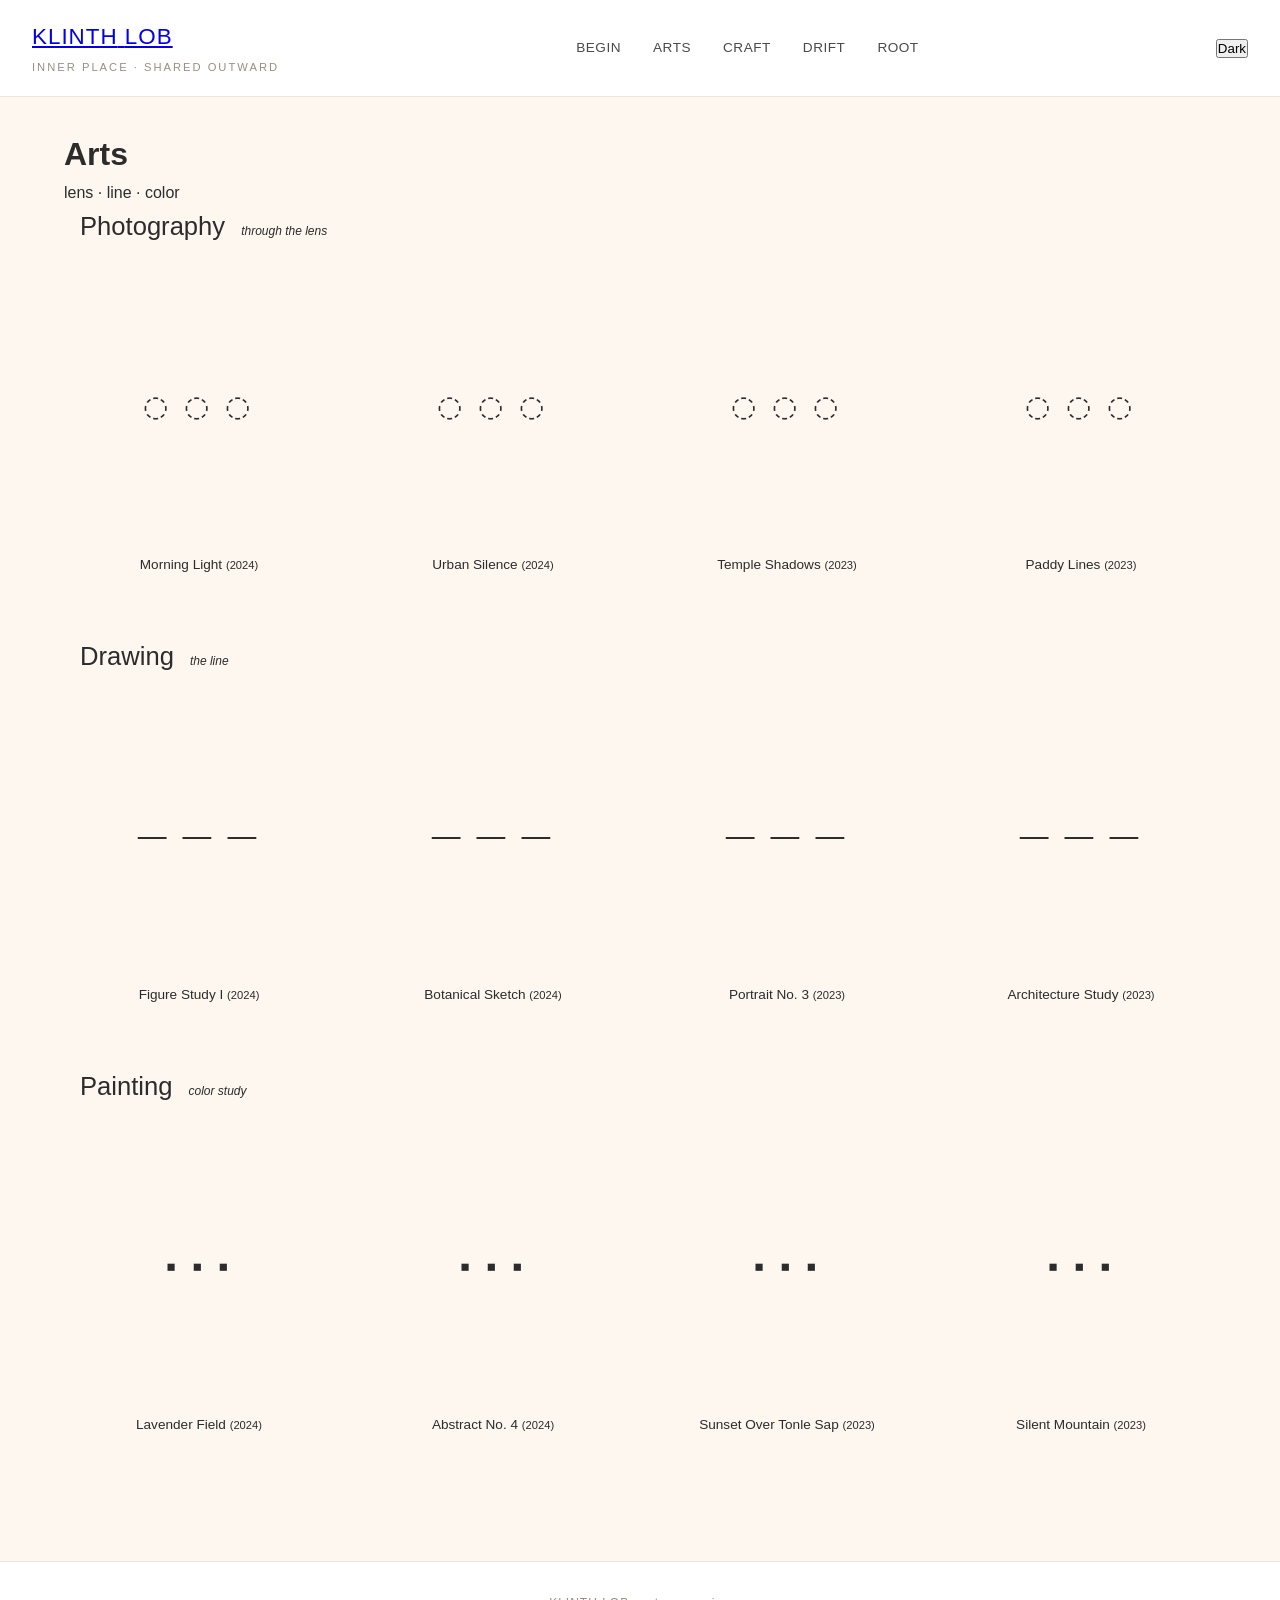
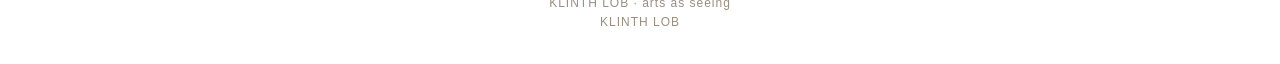
<file: arts.html>
<!DOCTYPE html>
<html lang="en">
<head>
  <meta charset="UTF-8">
  <meta name="viewport" content="width=device-width, initial-scale=1.0">
  <title>KLINTH LOB · Arts</title>
  <link rel="stylesheet" href="style.css">
  <style>
    .art-section {
      margin-bottom: 3rem;
    }
    .section-header {
      display: flex;
      align-items: baseline;
      gap: 1rem;
      margin-bottom: 1.5rem;
      border-left: 3px solid var(--accent);
      padding-left: 1rem;
    }
    .section-header h2 {
      font-size: 1.6rem;
      font-weight: 450;
      color: var(--text-primary);
      margin: 0;
    }
    .section-header .section-count {
      font-size: 0.75rem;
      color: var(--text-secondary);
      font-style: italic;
    }
    .section-gallery {
      display: grid;
      grid-template-columns: repeat(auto-fill, minmax(240px, 1fr));
      gap: 1.5rem;
    }
    .art-piece {
      background: var(--card-bg);
      border-radius: 18px;
      overflow: hidden;
      border: 1px solid var(--border-light);
      transition: all 0.2s;
      cursor: pointer;
    }
    .art-piece:hover {
      border-color: var(--accent);
      background: var(--pale-lavender);
      transform: translateY(-3px);
    }
    .art-image {
      background: var(--pale-lavender);
      aspect-ratio: 1 / 1;
      display: flex;
      align-items: center;
      justify-content: center;
      color: var(--accent);
      font-size: 1.8rem;
      font-weight: 300;
      border-bottom: 1px solid var(--border-light);
      letter-spacing: 4px;
    }
    .art-title {
      padding: 0.8rem;
      font-size: 0.85rem;
      font-weight: 500;
      text-align: center;
    }
    .art-year {
      font-size: 0.7rem;
      color: var(--text-secondary);
      font-weight: normal;
    }
  </style>
</head>
<body>
  <header>
    <div class="header-container">
      <div class="logo">
        <h1>
          <a href="begin.html">
            <span class="logo-text">KLINTH</span>
            <span class="logo-lob"> LOB</span>
          </a>
        </h1>
        <p class="tagline">inner place · shared outward</p>
      </div>
      <nav class="main-nav">
        <a href="begin.html">Begin</a>
        <a href="arts.html" class="active">Arts</a>
        <a href="craft.html">Craft</a>
        <a href="drift.html">Drift</a>
        <a href="root.html">Root</a>
      </nav>
      <button id="darkModeToggle" class="dark-mode-btn">Dark</button>
    </div>
  </header>

  <main>
    <h1 class="page-title">Arts</h1>
    <div class="section-sub">lens · line · color</div>

    <div class="art-section">
      <div class="section-header">
        <h2>Photography</h2>
        <span class="section-count">through the lens</span>
      </div>
      <div class="section-gallery">
        <div class="art-piece" data-title="Morning Light" data-year="2024">
          <div class="art-image">◌ ◌ ◌</div>
          <div class="art-title">Morning Light <span class="art-year">(2024)</span></div>
        </div>
        <div class="art-piece" data-title="Urban Silence" data-year="2024">
          <div class="art-image">◌ ◌ ◌</div>
          <div class="art-title">Urban Silence <span class="art-year">(2024)</span></div>
        </div>
        <div class="art-piece" data-title="Temple Shadows" data-year="2023">
          <div class="art-image">◌ ◌ ◌</div>
          <div class="art-title">Temple Shadows <span class="art-year">(2023)</span></div>
        </div>
        <div class="art-piece" data-title="Paddy Lines" data-year="2023">
          <div class="art-image">◌ ◌ ◌</div>
          <div class="art-title">Paddy Lines <span class="art-year">(2023)</span></div>
        </div>
      </div>
    </div>

    <div class="art-section">
      <div class="section-header">
        <h2>Drawing</h2>
        <span class="section-count">the line</span>
      </div>
      <div class="section-gallery">
        <div class="art-piece" data-title="Figure Study I" data-year="2024">
          <div class="art-image">— — —</div>
          <div class="art-title">Figure Study I <span class="art-year">(2024)</span></div>
        </div>
        <div class="art-piece" data-title="Botanical Sketch" data-year="2024">
          <div class="art-image">— — —</div>
          <div class="art-title">Botanical Sketch <span class="art-year">(2024)</span></div>
        </div>
        <div class="art-piece" data-title="Portrait No. 3" data-year="2023">
          <div class="art-image">— — —</div>
          <div class="art-title">Portrait No. 3 <span class="art-year">(2023)</span></div>
        </div>
        <div class="art-piece" data-title="Architecture Study" data-year="2023">
          <div class="art-image">— — —</div>
          <div class="art-title">Architecture Study <span class="art-year">(2023)</span></div>
        </div>
      </div>
    </div>

    <div class="art-section">
      <div class="section-header">
        <h2>Painting</h2>
        <span class="section-count">color study</span>
      </div>
      <div class="section-gallery">
        <div class="art-piece" data-title="Lavender Field" data-year="2024">
          <div class="art-image">▪ ▪ ▪</div>
          <div class="art-title">Lavender Field <span class="art-year">(2024)</span></div>
        </div>
        <div class="art-piece" data-title="Abstract No. 4" data-year="2024">
          <div class="art-image">▪ ▪ ▪</div>
          <div class="art-title">Abstract No. 4 <span class="art-year">(2024)</span></div>
        </div>
        <div class="art-piece" data-title="Sunset Over Tonle Sap" data-year="2023">
          <div class="art-image">▪ ▪ ▪</div>
          <div class="art-title">Sunset Over Tonle Sap <span class="art-year">(2023)</span></div>
        </div>
        <div class="art-piece" data-title="Silent Mountain" data-year="2023">
          <div class="art-image">▪ ▪ ▪</div>
          <div class="art-title">Silent Mountain <span class="art-year">(2023)</span></div>
        </div>
      </div>
    </div>
  </main>

  <footer>
    <div class="footer-container">
      <p class="footer-message">KLINTH LOB · arts as seeing</p>
      <p class="footer-copyright">KLINTH LOB</p>
    </div>
  </footer>

  <script src="scripts.js"></script>
  <script>
    document.querySelectorAll('.art-piece').forEach(piece => {
      piece.addEventListener('click', () => {
        const title = piece.getAttribute('data-title') || 'Untitled';
        const year = piece.getAttribute('data-year') || '';
        const fullTitle = year ? `${title} (${year})` : title;
        if (window.showLightbox) window.showLightbox('◈', fullTitle);
      });
    });
  </script>
</body>
</html>
</file>
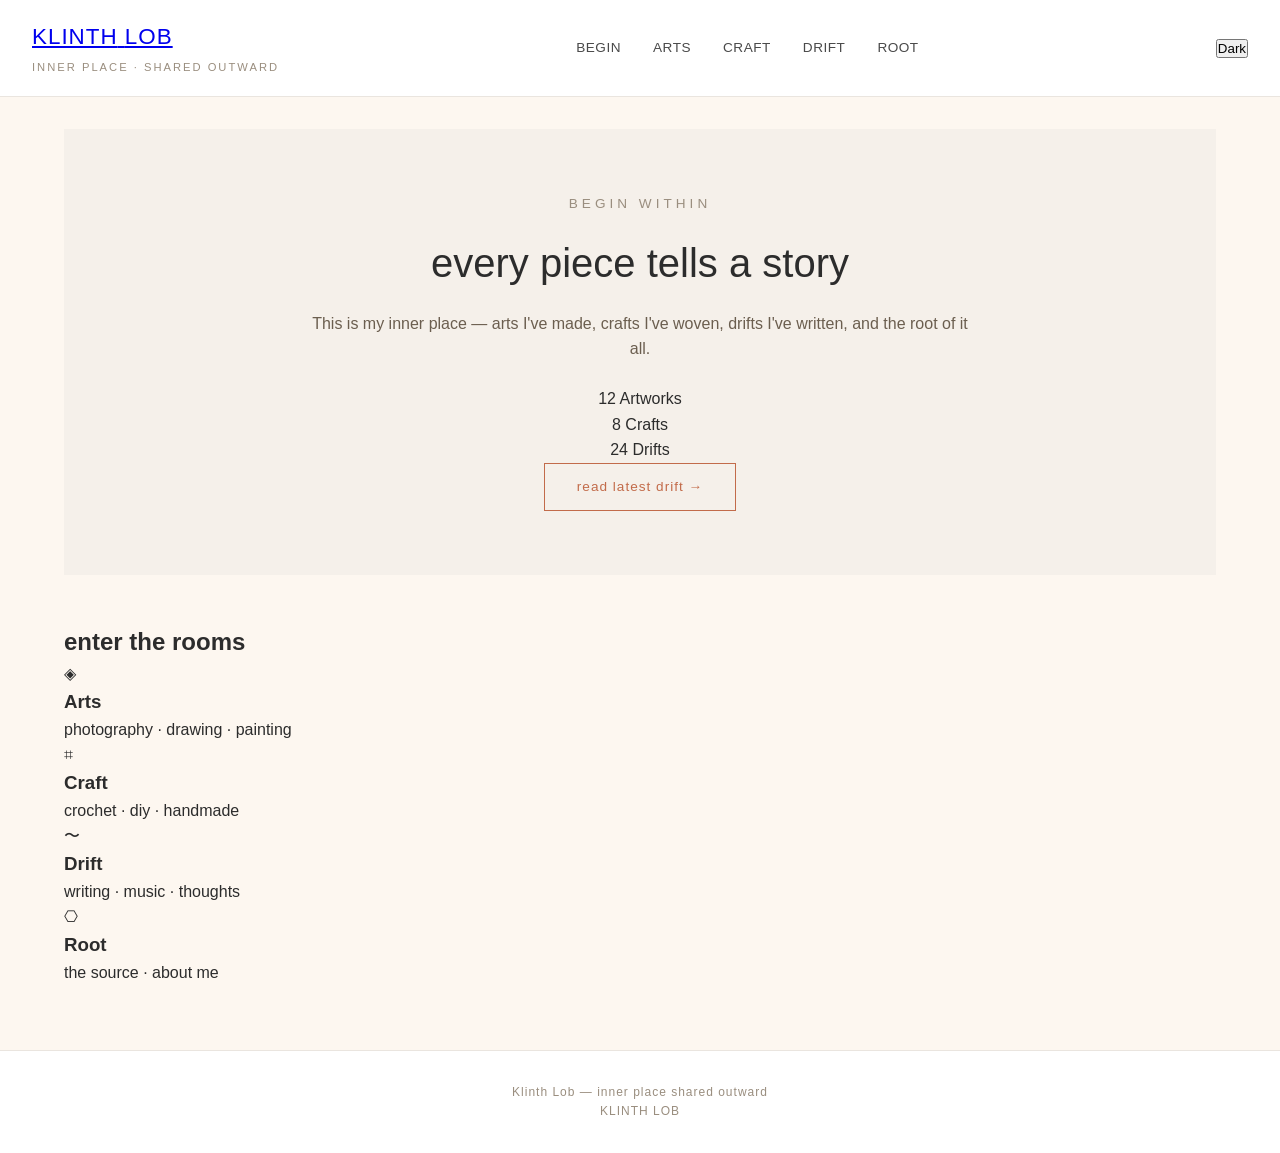
<file: begin.html>
<!DOCTYPE html>
<html lang="en">
<head>
  <meta charset="UTF-8">
  <meta name="viewport" content="width=device-width, initial-scale=1.0">
  <title>KLINTH LOB · Begin</title>
  <link rel="stylesheet" href="style.css">
  <style>
    .preview-card {
      position: relative;
      overflow: hidden;
      transition: all 0.3s ease;
      cursor: pointer;
    }

    .preview-card::after {
      content: '';
      position: absolute;
      bottom: 1.5rem;
      left: 50%;
      transform: translateX(-50%);
      width: 0;
      height: 1px;
      background: var(--accent);
      transition: width 0.4s ease;
    }

    .preview-card:hover::after {
      width: 40px;
    }

    .preview-card:hover {
      transform: translateY(-6px);
    }

    .card-hint {
      position: absolute;
      bottom: 1rem;
      left: 0;
      right: 0;
      text-align: center;
      font-size: 0.65rem;
      color: var(--text-secondary);
      opacity: 0;
      transition: opacity 0.2s ease;
      letter-spacing: 1px;
    }

    .preview-card:hover .card-hint {
      opacity: 0.6;
    }

    .fade-overlay {
      position: fixed;
      top: 0;
      left: 0;
      width: 100%;
      height: 100%;
      background: var(--bg-primary);
      z-index: 9999;
      opacity: 0;
      pointer-events: none;
      transition: opacity 0.4s ease;
    }

    .fade-overlay.active {
      opacity: 1;
      pointer-events: all;
    }

    .whisper {
      position: fixed;
      bottom: 2rem;
      left: 50%;
      transform: translateX(-50%);
      background: var(--pale-lavender);
      padding: 0.5rem 1.2rem;
      border-radius: 40px;
      font-size: 0.75rem;
      color: var(--text-secondary);
      opacity: 0;
      transition: opacity 0.3s ease;
      pointer-events: none;
      z-index: 10000;
      white-space: nowrap;
      font-style: italic;
      border: 1px solid var(--border-light);
    }

    .whisper.show {
      opacity: 0.9;
    }
  </style>
</head>
<body>
  <header>
    <div class="header-container">
      <div class="logo">
        <h1>
          <a href="begin.html">
            <span class="logo-text">KLINTH</span>
            <span class="logo-lob"> LOB</span>
          </a>
        </h1>
        <p class="tagline">inner place · shared outward</p>
      </div>
      <nav class="main-nav">
        <a href="begin.html" class="active">Begin</a>
        <a href="arts.html">Arts</a>
        <a href="craft.html">Craft</a>
        <a href="drift.html">Drift</a>
        <a href="root.html">Root</a>
      </nav>
      <button id="darkModeToggle" class="dark-mode-btn">Dark</button>
    </div>
  </header>

  <main>
    <section class="hero">
      <div class="hero-overlay"></div>
      <div class="hero-content">
        <h2>Begin within</h2>
        <h3>every piece tells a story</h3>
        <p>This is my inner place — arts I've made, crafts I've woven, drifts I've written, and the root of it all.</p>
        <div class="hero-stats">
          <div class="stat">
            <span class="stat-number" id="artsCount">12</span>
            <span class="stat-label">Artworks</span>
          </div>
          <div class="stat">
            <span class="stat-number" id="craftCount">8</span>
            <span class="stat-label">Crafts</span>
          </div>
          <div class="stat">
            <span class="stat-number" id="driftCount">24</span>
            <span class="stat-label">Drifts</span>
          </div>
        </div>
        <a href="drift.html" class="hero-btn">read latest drift →</a>
      </div>
    </section>

    <section class="preview-section">
      <div class="section-container">
        <h2 class="section-title">enter the rooms</h2>
        <div class="preview-grid">
          <div class="preview-card" data-url="arts.html" data-room="arts" data-whisper="letting the eye wander...">
            <div class="preview-icon">◈</div>
            <h3>Arts</h3>
            <p>photography · drawing · painting</p>
            <div class="card-hint">—— pull ——</div>
          </div>
          <div class="preview-card" data-url="craft.html" data-room="craft" data-whisper="hands remembering...">
            <div class="preview-icon">⌗</div>
            <h3>Craft</h3>
            <p>crochet · diy · handmade</p>
            <div class="card-hint">—— pull ——</div>
          </div>
          <div class="preview-card" data-url="drift.html" data-room="drift" data-whisper="thoughts begin to float...">
            <div class="preview-icon">〜</div>
            <h3>Drift</h3>
            <p>writing · music · thoughts</p>
            <div class="card-hint">—— pull ——</div>
          </div>
          <div class="preview-card" data-url="root.html" data-room="root" data-whisper="returning to the source...">
            <div class="preview-icon">⎔</div>
            <h3>Root</h3>
            <p>the source · about me</p>
            <div class="card-hint">—— pull ——</div>
          </div>
        </div>
      </div>
    </section>
  </main>

  <footer>
    <div class="footer-container">
      <p class="footer-message">Klinth Lob — inner place shared outward</p>
      <p class="footer-copyright">KLINTH LOB</p>
    </div>
  </footer>

  <div class="fade-overlay" id="fadeOverlay"></div>
  <div class="whisper" id="whisper"></div>

  <script src="scripts.js"></script>
  <script>
    const whispers = {
      arts: "letting the eye wander...",
      craft: "hands remembering...",
      drift: "thoughts begin to float...",
      root: "returning to the source..."
    };

    const fadeOverlay = document.getElementById('fadeOverlay');
    const whisperEl = document.getElementById('whisper');

    function navigateWithRitual(url, room) {
      if (whispers[room]) {
        whisperEl.textContent = whispers[room];
        whisperEl.classList.add('show');
        setTimeout(() => whisperEl.classList.remove('show'), 800);
      }
      fadeOverlay.classList.add('active');
      setTimeout(() => { window.location.href = url; }, 400);
    }

    document.querySelectorAll('.preview-card').forEach(card => {
      card.addEventListener('click', (e) => {
        e.preventDefault();
        const url = card.getAttribute('data-url');
        const room = card.getAttribute('data-room');
        if (url) navigateWithRitual(url, room);
      });
    });

    document.body.addEventListener('click', (e) => {
      if (!e.target.closest('.preview-card')) {
        whisperEl.classList.remove('show');
      }
    });
  </script>
</body>
</html>
</file>
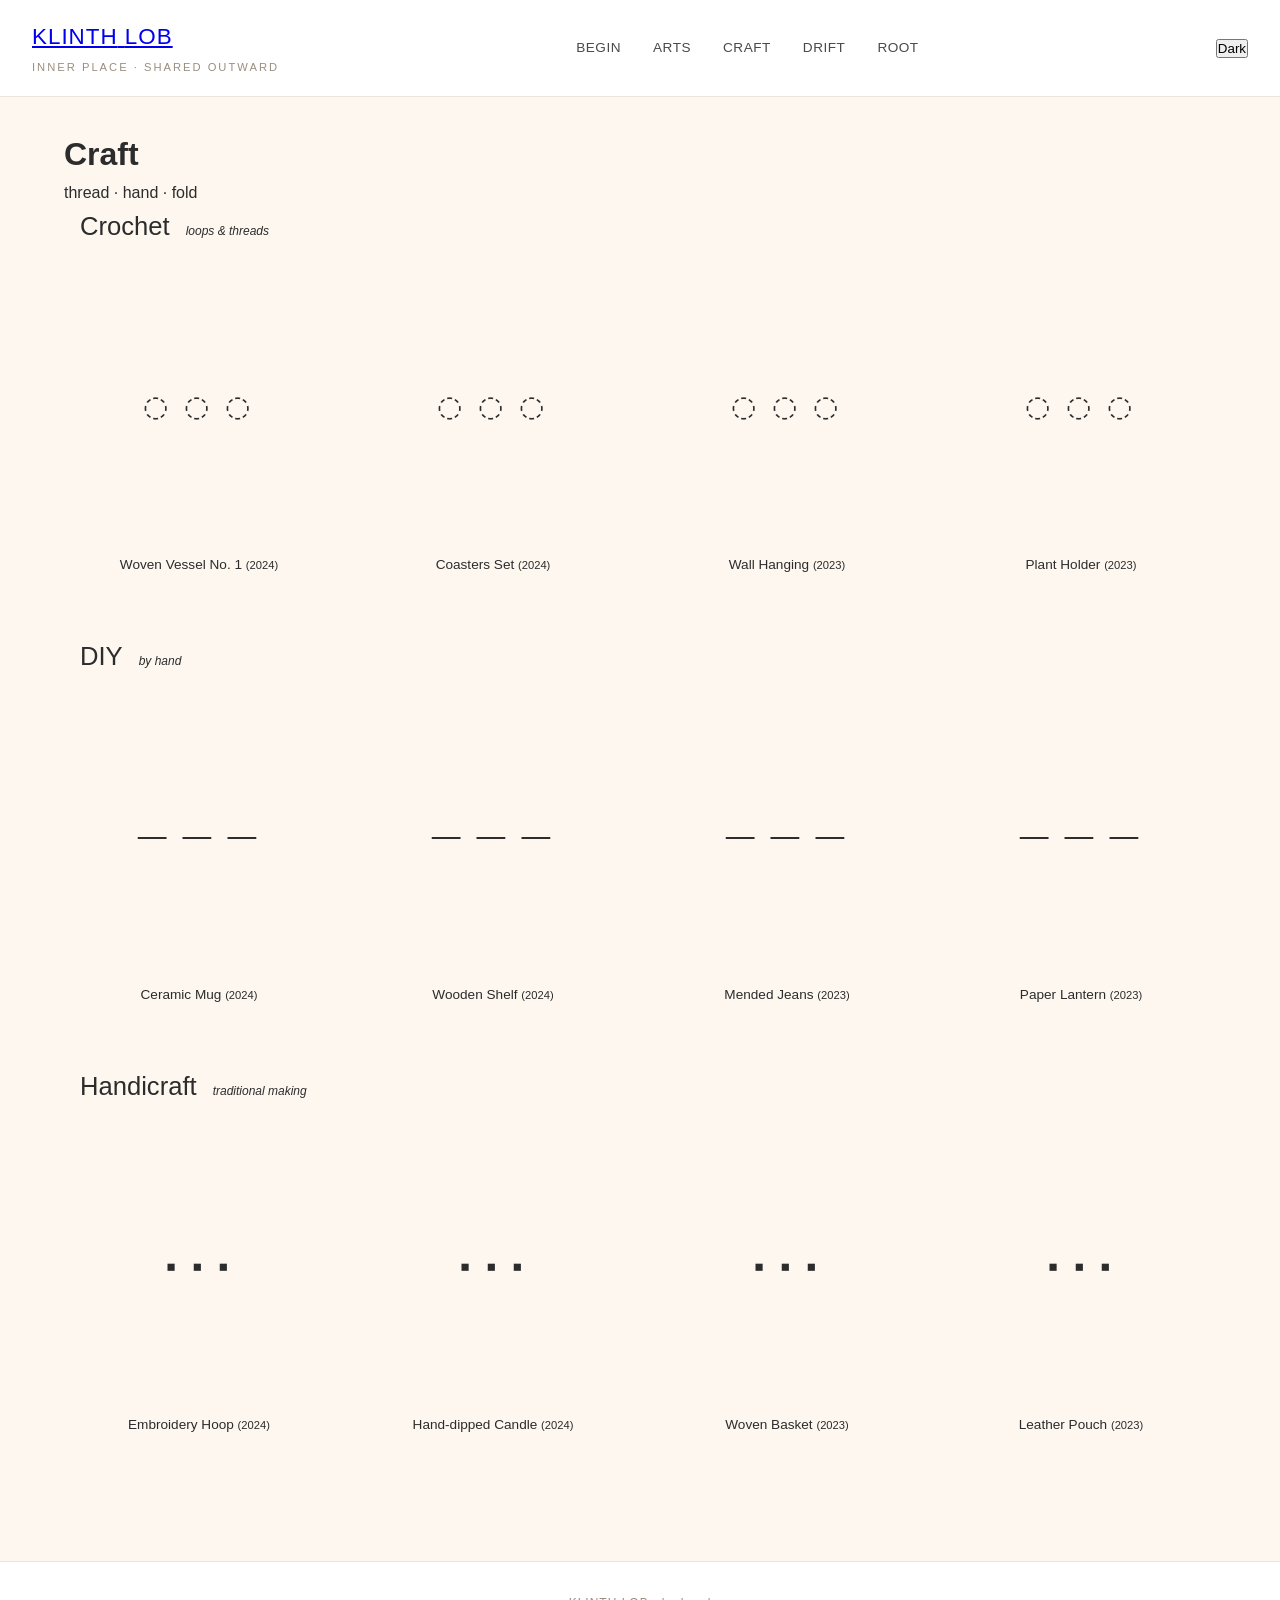
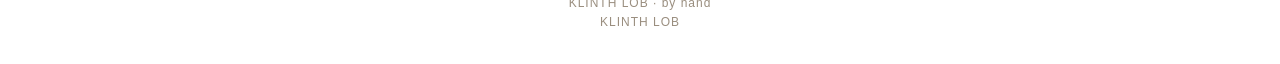
<file: craft.html>
<!DOCTYPE html>
<html lang="en">
<head>
  <meta charset="UTF-8">
  <meta name="viewport" content="width=device-width, initial-scale=1.0">
  <title>KLINTH LOB · Craft</title>
  <link rel="stylesheet" href="style.css">
  <style>
    .craft-section {
      margin-bottom: 3rem;
    }
    .section-header {
      display: flex;
      align-items: baseline;
      gap: 1rem;
      margin-bottom: 1.5rem;
      border-left: 3px solid var(--accent);
      padding-left: 1rem;
    }
    .section-header h2 {
      font-size: 1.6rem;
      font-weight: 450;
      color: var(--text-primary);
      margin: 0;
    }
    .section-header .section-count {
      font-size: 0.75rem;
      color: var(--text-secondary);
      font-style: italic;
    }
    .section-gallery {
      display: grid;
      grid-template-columns: repeat(auto-fill, minmax(240px, 1fr));
      gap: 1.5rem;
    }
    .craft-piece {
      background: var(--card-bg);
      border-radius: 18px;
      overflow: hidden;
      border: 1px solid var(--border-light);
      transition: all 0.2s;
      cursor: pointer;
    }
    .craft-piece:hover {
      border-color: var(--accent);
      background: var(--pale-lavender);
      transform: translateY(-3px);
    }
    .craft-image {
      background: var(--pale-lavender);
      aspect-ratio: 1 / 1;
      display: flex;
      align-items: center;
      justify-content: center;
      color: var(--accent);
      font-size: 1.8rem;
      font-weight: 300;
      border-bottom: 1px solid var(--border-light);
      letter-spacing: 4px;
    }
    .craft-title {
      padding: 0.8rem;
      font-size: 0.85rem;
      font-weight: 500;
      text-align: center;
    }
    .craft-year {
      font-size: 0.7rem;
      color: var(--text-secondary);
      font-weight: normal;
    }
  </style>
</head>
<body>
  <header>
    <div class="header-container">
      <div class="logo">
        <h1>
          <a href="begin.html">
            <span class="logo-text">KLINTH</span>
            <span class="logo-lob"> LOB</span>
          </a>
        </h1>
        <p class="tagline">inner place · shared outward</p>
      </div>
      <nav class="main-nav">
        <a href="begin.html">Begin</a>
        <a href="arts.html">Arts</a>
        <a href="craft.html" class="active">Craft</a>
        <a href="drift.html">Drift</a>
        <a href="root.html">Root</a>
      </nav>
      <button id="darkModeToggle" class="dark-mode-btn">Dark</button>
    </div>
  </header>

  <main>
    <h1 class="page-title">Craft</h1>
    <div class="section-sub">thread · hand · fold</div>

    <div class="craft-section">
      <div class="section-header">
        <h2>Crochet</h2>
        <span class="section-count">loops & threads</span>
      </div>
      <div class="section-gallery">
        <div class="craft-piece" data-title="Woven Vessel No. 1" data-year="2024">
          <div class="craft-image">◌ ◌ ◌</div>
          <div class="craft-title">Woven Vessel No. 1 <span class="craft-year">(2024)</span></div>
        </div>
        <div class="craft-piece" data-title="Coasters Set" data-year="2024">
          <div class="craft-image">◌ ◌ ◌</div>
          <div class="craft-title">Coasters Set <span class="craft-year">(2024)</span></div>
        </div>
        <div class="craft-piece" data-title="Wall Hanging" data-year="2023">
          <div class="craft-image">◌ ◌ ◌</div>
          <div class="craft-title">Wall Hanging <span class="craft-year">(2023)</span></div>
        </div>
        <div class="craft-piece" data-title="Plant Holder" data-year="2023">
          <div class="craft-image">◌ ◌ ◌</div>
          <div class="craft-title">Plant Holder <span class="craft-year">(2023)</span></div>
        </div>
      </div>
    </div>

    <div class="craft-section">
      <div class="section-header">
        <h2>DIY</h2>
        <span class="section-count">by hand</span>
      </div>
      <div class="section-gallery">
        <div class="craft-piece" data-title="Ceramic Mug" data-year="2024">
          <div class="craft-image">— — —</div>
          <div class="craft-title">Ceramic Mug <span class="craft-year">(2024)</span></div>
        </div>
        <div class="craft-piece" data-title="Wooden Shelf" data-year="2024">
          <div class="craft-image">— — —</div>
          <div class="craft-title">Wooden Shelf <span class="craft-year">(2024)</span></div>
        </div>
        <div class="craft-piece" data-title="Mended Jeans" data-year="2023">
          <div class="craft-image">— — —</div>
          <div class="craft-title">Mended Jeans <span class="craft-year">(2023)</span></div>
        </div>
        <div class="craft-piece" data-title="Paper Lantern" data-year="2023">
          <div class="craft-image">— — —</div>
          <div class="craft-title">Paper Lantern <span class="craft-year">(2023)</span></div>
        </div>
      </div>
    </div>

    <div class="craft-section">
      <div class="section-header">
        <h2>Handicraft</h2>
        <span class="section-count">traditional making</span>
      </div>
      <div class="section-gallery">
        <div class="craft-piece" data-title="Embroidery Hoop" data-year="2024">
          <div class="craft-image">▪ ▪ ▪</div>
          <div class="craft-title">Embroidery Hoop <span class="craft-year">(2024)</span></div>
        </div>
        <div class="craft-piece" data-title="Hand-dipped Candle" data-year="2024">
          <div class="craft-image">▪ ▪ ▪</div>
          <div class="craft-title">Hand-dipped Candle <span class="craft-year">(2024)</span></div>
        </div>
        <div class="craft-piece" data-title="Woven Basket" data-year="2023">
          <div class="craft-image">▪ ▪ ▪</div>
          <div class="craft-title">Woven Basket <span class="craft-year">(2023)</span></div>
        </div>
        <div class="craft-piece" data-title="Leather Pouch" data-year="2023">
          <div class="craft-image">▪ ▪ ▪</div>
          <div class="craft-title">Leather Pouch <span class="craft-year">(2023)</span></div>
        </div>
      </div>
    </div>
  </main>

  <footer>
    <div class="footer-container">
      <p class="footer-message">KLINTH LOB · by hand</p>
      <p class="footer-copyright">KLINTH LOB</p>
    </div>
  </footer>

  <script src="scripts.js"></script>
  <script>
    document.querySelectorAll('.craft-piece').forEach(piece => {
      piece.addEventListener('click', () => {
        const title = piece.getAttribute('data-title') || 'Untitled';
        const year = piece.getAttribute('data-year') || '';
        const fullTitle = year ? `${title} (${year})` : title;
        if (window.showLightbox) window.showLightbox('⌗', fullTitle);
      });
    });
  </script>
</body>
</html>
</file>
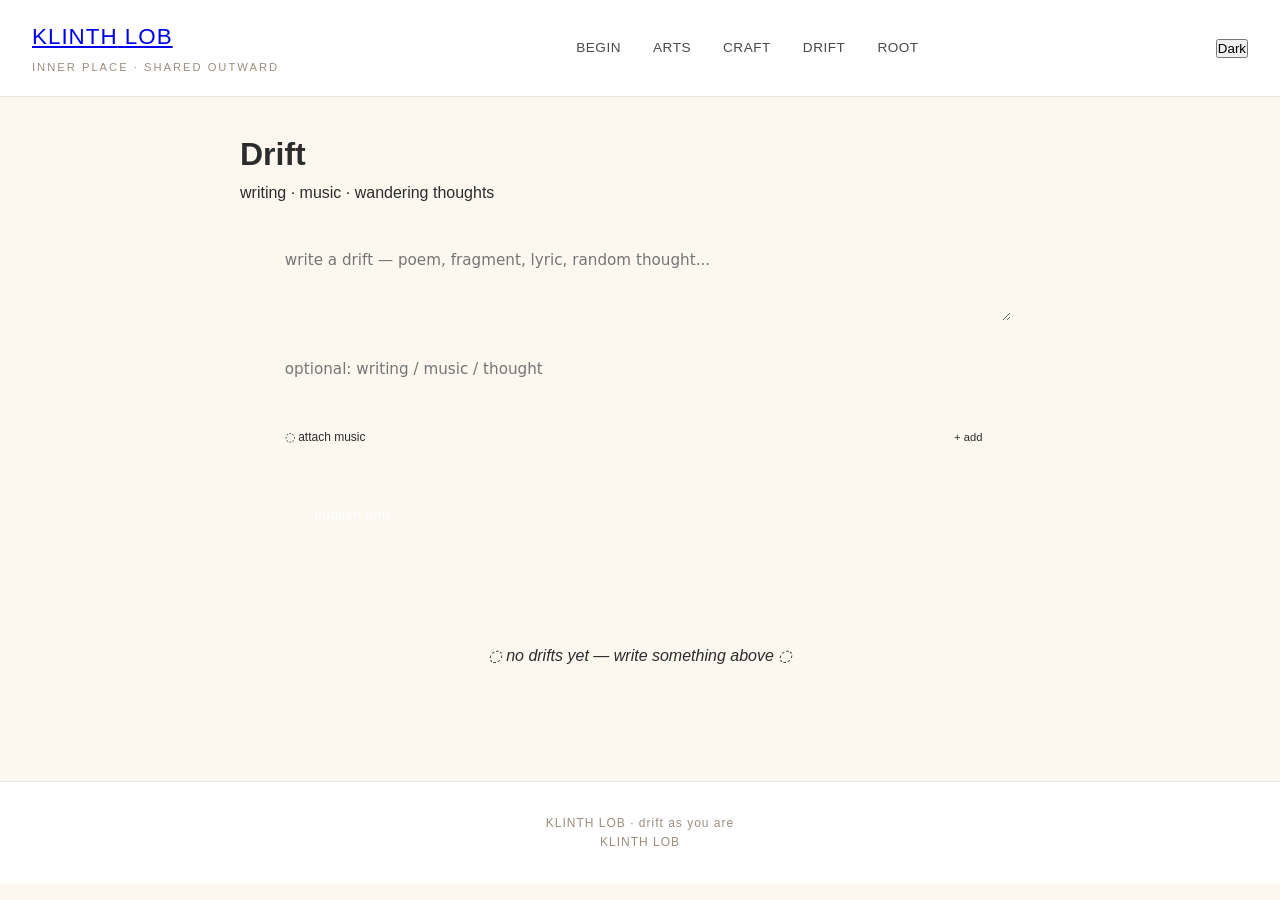
<file: drift.html>
<!DOCTYPE html>
<html lang="en">
<head>
  <meta charset="UTF-8">
  <meta name="viewport" content="width=device-width, initial-scale=1.0">
  <title>KLINTH LOB · Drift</title>
  <link rel="stylesheet" href="style.css">
  <style>
    .drift-container {
      max-width: 800px;
      margin: 0 auto;
    }

    .drift-form-container {
      background: var(--card-bg);
      border: 1px solid var(--border-light);
      border-radius: 24px;
      padding: 1.8rem;
      margin-bottom: 2rem;
    }

    .drift-form-container textarea,
    .drift-form-container input {
      width: 100%;
      font-family: 'Inter', system-ui, sans-serif;
      border: 1px solid var(--border-light);
      border-radius: 18px;
      padding: 1rem;
      margin-bottom: 1rem;
      font-size: 0.95rem;
      background: var(--bg-primary);
      transition: all 0.2s;
    }

    .drift-form-container textarea:focus,
    .drift-form-container input:focus {
      outline: none;
      border-color: var(--accent);
      box-shadow: 0 0 0 2px rgba(217, 208, 232, 0.3);
    }

    .publish-btn {
      background: var(--accent);
      color: white;
      border: none;
      padding: 0.8rem 1.8rem;
      border-radius: 40px;
      font-weight: 500;
      font-size: 0.85rem;
      cursor: pointer;
      font-family: inherit;
      transition: background 0.2s;
      letter-spacing: 0.5px;
    }

    .publish-btn:hover {
      background: var(--accent-hover);
    }

    .drift-list {
      display: flex;
      flex-direction: column;
      gap: 1.4rem;
    }

    .drift-card {
      background: var(--card-bg);
      border: 1px solid var(--border-light);
      border-radius: 20px;
      padding: 1.5rem;
      transition: all 0.15s;
    }

    .drift-card:hover {
      background: var(--pale-lavender);
      border-color: var(--accent);
    }

    .drift-content {
      font-size: 0.95rem;
      white-space: pre-wrap;
      line-height: 1.6;
      color: var(--text-primary);
    }

    .drift-meta {
      display: flex;
      justify-content: space-between;
      align-items: center;
      margin-top: 1rem;
      font-size: 0.7rem;
      color: var(--text-secondary);
      border-top: 1px dashed var(--border-light);
      padding-top: 0.8rem;
      flex-wrap: wrap;
      gap: 0.5rem;
    }

    .delete-drift {
      background: none;
      border: none;
      color: var(--text-secondary);
      cursor: pointer;
      font-size: 0.7rem;
      font-family: monospace;
      transition: color 0.2s;
    }

    .delete-drift:hover {
      color: #b05e3a;
    }

    .empty-drift {
      text-align: center;
      padding: 3rem;
      color: var(--text-secondary);
      background: var(--pale-lavender);
      border-radius: 40px;
      font-style: italic;
    }

    .type-badge {
      background: var(--pale-lavender);
      padding: 0.2rem 0.6rem;
      border-radius: 30px;
      font-size: 0.65rem;
      display: inline-block;
      color: var(--text-secondary);
    }

    .music-card {
      display: flex;
      gap: 1rem;
      margin-top: 1rem;
      background: var(--bg-primary);
      border-radius: 16px;
      padding: 0.8rem;
      border: 1px solid var(--border-light);
    }

    .music-card-image {
      width: 60px;
      height: 60px;
      border-radius: 12px;
      object-fit: cover;
      background: var(--pale-lavender);
    }

    .music-card-info {
      flex: 1;
    }

    .music-card-title {
      font-size: 0.9rem;
      font-weight: 600;
      color: var(--text-primary);
    }

    .music-card-artist {
      font-size: 0.7rem;
      color: var(--text-secondary);
      margin-top: 0.2rem;
    }

    .music-card-link {
      display: inline-block;
      margin-top: 0.4rem;
      font-size: 0.7rem;
      color: var(--accent);
      text-decoration: none;
    }

    .music-card-link:hover {
      text-decoration: underline;
    }

    .music-attach-section {
      background: var(--pale-lavender);
      border-radius: 18px;
      padding: 1rem;
      margin-bottom: 1rem;
    }

    .music-attach-header {
      display: flex;
      justify-content: space-between;
      align-items: center;
      margin-bottom: 0.8rem;
      font-size: 0.75rem;
      color: var(--text-secondary);
    }

    .add-music-btn {
      background: none;
      border: 1px solid var(--border-light);
      padding: 0.3rem 0.8rem;
      border-radius: 30px;
      font-size: 0.7rem;
      cursor: pointer;
      color: var(--text-secondary);
      font-family: inherit;
      transition: all 0.2s;
    }

    .add-music-btn:hover {
      background: var(--accent);
      color: white;
      border-color: var(--accent);
    }

    .music-fields {
      display: none;
      flex-direction: column;
      gap: 0.8rem;
      margin-top: 0.8rem;
    }

    .music-fields.active {
      display: flex;
    }

    .remove-music-btn {
      background: none;
      border: none;
      color: var(--text-secondary);
      cursor: pointer;
      font-size: 0.7rem;
      text-align: right;
    }
  </style>
</head>
<body>
  <header>
    <div class="header-container">
      <div class="logo">
        <h1>
          <a href="begin.html">
            <span class="logo-text">KLINTH</span>
            <span class="logo-lob"> LOB</span>
          </a>
        </h1>
        <p class="tagline">inner place · shared outward</p>
      </div>
      <nav class="main-nav">
        <a href="begin.html">Begin</a>
        <a href="arts.html">Arts</a>
        <a href="craft.html">Craft</a>
        <a href="drift.html" class="active">Drift</a>
        <a href="root.html">Root</a>
      </nav>
      <button id="darkModeToggle" class="dark-mode-btn">Dark</button>
    </div>
  </header>

  <main>
    <div class="drift-container">
      <h1 class="page-title">Drift</h1>
      <div class="section-sub">writing · music · wandering thoughts</div>

      <div class="drift-form-container">
        <textarea id="driftContentInput" rows="3" placeholder="write a drift — poem, fragment, lyric, random thought..."></textarea>
        <input type="text" id="driftTypeInput" placeholder="optional: writing / music / thought" autocomplete="off">
        
        <div class="music-attach-section">
          <div class="music-attach-header">
            <span>◌ attach music</span>
            <button type="button" id="showMusicFieldsBtn" class="add-music-btn">+ add</button>
          </div>
          <div id="musicFields" class="music-fields">
            <input type="text" id="musicTitle" placeholder="song title">
            <input type="text" id="musicArtist" placeholder="artist name">
            <input type="text" id="musicImageUrl" placeholder="image URL (album art)">
            <input type="text" id="musicLinkUrl" placeholder="link (Spotify / YouTube)">
            <button type="button" id="removeMusicBtn" class="remove-music-btn">remove music</button>
          </div>
        </div>

        <button class="publish-btn" id="publishDriftBtn">◌ publish drift ◌</button>
      </div>

      <div id="driftListContainer" class="drift-list"></div>
    </div>
  </main>

  <footer>
    <div class="footer-container">
      <p class="footer-message">KLINTH LOB · drift as you are</p>
      <p class="footer-copyright">KLINTH LOB</p>
    </div>
  </footer>

  <script>
    const STORAGE_KEY = 'KLINTHLOB_drifts';

    const showMusicBtn = document.getElementById('showMusicFieldsBtn');
    const musicFields = document.getElementById('musicFields');
    const removeMusicBtn = document.getElementById('removeMusicBtn');

    showMusicBtn?.addEventListener('click', () => musicFields.classList.add('active'));
    removeMusicBtn?.addEventListener('click', () => {
      musicFields.classList.remove('active');
      document.getElementById('musicTitle').value = '';
      document.getElementById('musicArtist').value = '';
      document.getElementById('musicImageUrl').value = '';
      document.getElementById('musicLinkUrl').value = '';
    });

    function getCurrentMusic() {
      const title = document.getElementById('musicTitle')?.value.trim();
      if (!title) return null;
      return {
        title: title,
        artist: document.getElementById('musicArtist')?.value.trim() || '',
        imageUrl: document.getElementById('musicImageUrl')?.value.trim() || '',
        linkUrl: document.getElementById('musicLinkUrl')?.value.trim() || ''
      };
    }

    function loadDrifts() {
      const stored = localStorage.getItem(STORAGE_KEY);
      return stored ? JSON.parse(stored) : [];
    }

    function saveDrifts(drifts) {
      localStorage.setItem(STORAGE_KEY, JSON.stringify(drifts));
    }

    function escapeHtml(str) {
      if (!str) return '';
      return str.replace(/[&<>]/g, function(m) {
        if (m === '&') return '&amp;';
        if (m === '<') return '&lt;';
        if (m === '>') return '&gt;';
        return m;
      });
    }

    function renderMusicCard(music) {
      if (!music || !music.title) return '';
      const defaultImage = 'data:image/svg+xml,%3Csvg xmlns="http://www.w3.org/2000/svg" viewBox="0 0 100 100"%3E%3Crect fill="%23D9D0E8" width="100" height="100"/%3E%3Ctext x="50" y="67" font-size="40" text-anchor="middle" fill="white"%3E◌%3C/text%3E%3C/svg%3E';
      const imageUrl = music.imageUrl || defaultImage;
      return `
        <div class="music-card">
          <img class="music-card-image" src="${escapeHtml(imageUrl)}" alt="${escapeHtml(music.title)}" onerror="this.src='${defaultImage}'">
          <div class="music-card-info">
            <div class="music-card-title">${escapeHtml(music.title)}</div>
            ${music.artist ? `<div class="music-card-artist">${escapeHtml(music.artist)}</div>` : ''}
            ${music.linkUrl ? `<a href="${escapeHtml(music.linkUrl)}" target="_blank" class="music-card-link">◌ listen →</a>` : ''}
          </div>
        </div>
      `;
    }

    function renderDriftEntries() {
      const container = document.getElementById('driftListContainer');
      if (!container) return;
      const drifts = loadDrifts();
      if (drifts.length === 0) {
        container.innerHTML = '<div class="empty-drift">◌ no drifts yet — write something above ◌</div>';
        return;
      }
      const sorted = [...drifts].sort((a, b) => b.timestamp - a.timestamp);
      container.innerHTML = sorted.map(drift => {
        const date = new Date(drift.timestamp);
        const formatted = `${date.toLocaleDateString()} · ${date.toLocaleTimeString([], {hour:'2-digit', minute:'2-digit'})}`;
        const typeBadge = drift.type ? `<span class="type-badge">${escapeHtml(drift.type)}</span>` : '';
        const musicHtml = drift.music ? renderMusicCard(drift.music) : '';
        return `
          <div class="drift-card">
            <div class="drift-content">${escapeHtml(drift.content).replace(/\n/g, '<br>')}</div>
            ${musicHtml}
            <div class="drift-meta">
              <div>${typeBadge} <span>${formatted}</span></div>
              <button class="delete-drift" data-id="${drift.id}">✖ remove</button>
            </div>
          </div>
        `;
      }).join('');
      document.querySelectorAll('.delete-drift').forEach(btn => {
        btn.addEventListener('click', () => {
          const id = btn.getAttribute('data-id');
          const newDrifts = loadDrifts().filter(d => d.id !== id);
          saveDrifts(newDrifts);
          renderDriftEntries();
        });
      });
    }

    const publishBtn = document.getElementById('publishDriftBtn');
    const contentInput = document.getElementById('driftContentInput');
    const typeInput = document.getElementById('driftTypeInput');

    publishBtn?.addEventListener('click', () => {
      const content = contentInput?.value || '';
      const type = typeInput?.value || '';
      const music = getCurrentMusic();
      if (!content.trim() && !music) {
        alert('please write something or add music.');
        return;
      }
      const drifts = loadDrifts();
      drifts.push({
        id: Date.now().toString() + '-' + Math.random().toString(36).substring(2, 8),
        content: content.trim() || '◌ shared a track ◌',
        type: type.trim() || (music ? 'music' : ''),
        music: music,
        timestamp: Date.now()
      });
      saveDrifts(drifts);
      if (contentInput) contentInput.value = '';
      if (typeInput) typeInput.value = '';
      if (musicFields) musicFields.classList.remove('active');
      document.getElementById('musicTitle').value = '';
      document.getElementById('musicArtist').value = '';
      document.getElementById('musicImageUrl').value = '';
      document.getElementById('musicLinkUrl').value = '';
      renderDriftEntries();
    });

    renderDriftEntries();
  </script>
  <script src="scripts.js"></script>
</body>
</html>
</file>
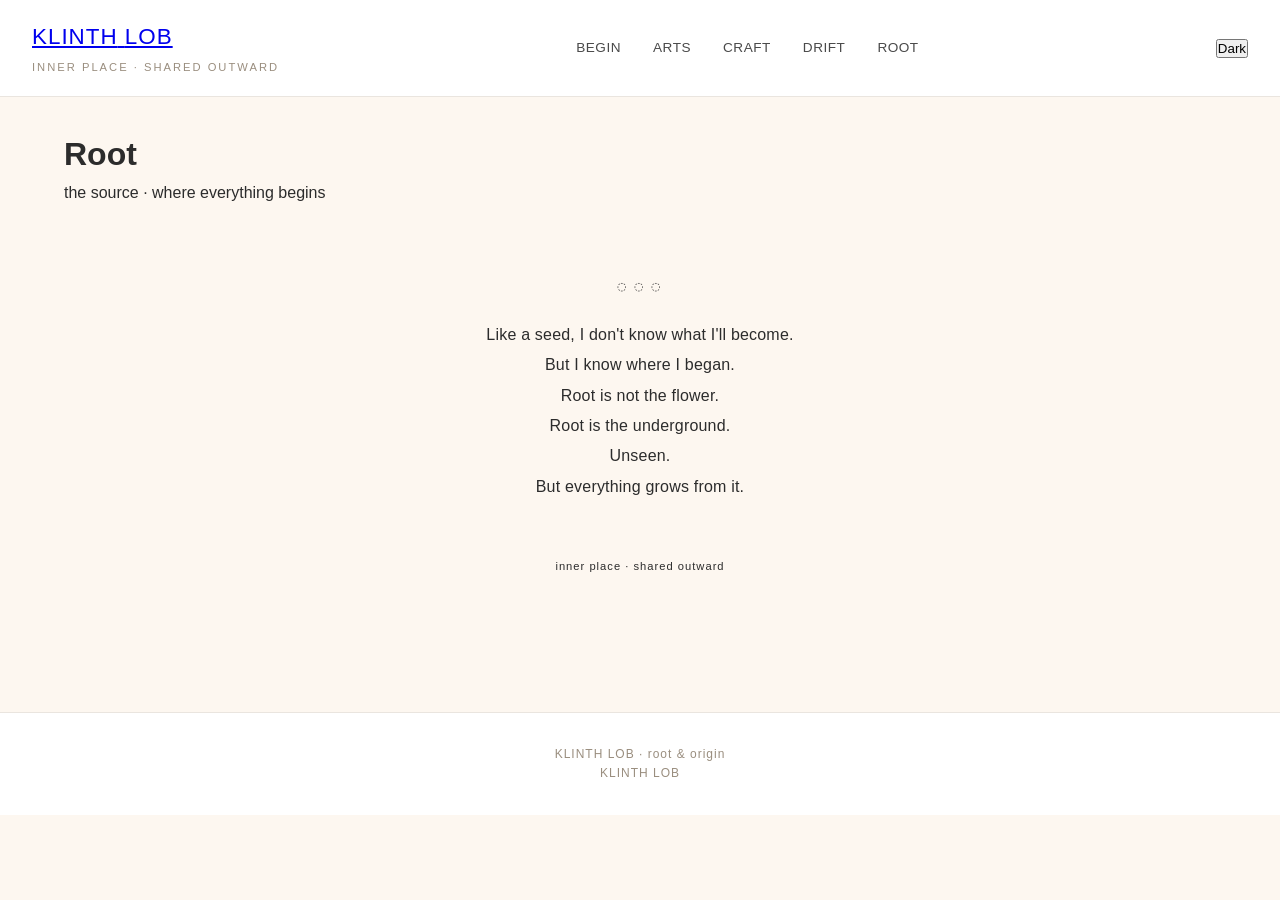
<file: root.html>
<!DOCTYPE html>
<html lang="en">
<head>
  <meta charset="UTF-8">
  <meta name="viewport" content="width=device-width, initial-scale=1.0">
  <title>KLINTH LOB · Root</title>
  <link rel="stylesheet" href="style.css">
  <style>
    .root-card {
      max-width: 680px;
      margin: 2rem auto;
      background: var(--card-bg);
      border-radius: 28px;
      padding: 2.5rem;
      border: 1px solid var(--border-light);
      text-align: center;
      transition: all 0.2s ease;
    }

    .root-card:hover {
      border-color: var(--accent);
      background: var(--pale-lavender);
    }

    .root-poem {
      font-size: 1rem;
      line-height: 1.9;
      margin: 1.5rem 0;
      color: var(--text-primary);
      letter-spacing: 0.2px;
    }

    .root-signature {
      margin-top: 2rem;
      padding-top: 1.5rem;
      border-top: 1px solid var(--border-light);
      font-size: 0.7rem;
      color: var(--text-secondary);
      letter-spacing: 1px;
    }

    .root-quote {
      font-size: 0.7rem;
      color: var(--accent);
      margin-bottom: 1rem;
      letter-spacing: 2px;
    }
  </style>
</head>
<body>
  <header>
    <div class="header-container">
      <div class="logo">
        <h1>
          <a href="begin.html">
            <span class="logo-text">KLINTH</span>
            <span class="logo-lob"> LOB</span>
          </a>
        </h1>
        <p class="tagline">inner place · shared outward</p>
      </div>
      <nav class="main-nav">
        <a href="begin.html">Begin</a>
        <a href="arts.html">Arts</a>
        <a href="craft.html">Craft</a>
        <a href="drift.html">Drift</a>
        <a href="root.html" class="active">Root</a>
      </nav>
      <button id="darkModeToggle" class="dark-mode-btn">Dark</button>
    </div>
  </header>

  <main>
    <h1 class="page-title">Root</h1>
    <div class="section-sub">the source · where everything begins</div>

    <div class="root-card">
      <div class="root-quote">◌ ◌ ◌</div>
      <div class="root-poem">
        Like a seed, I don't know what I'll become.<br>
        But I know where I began.<br>
        Root is not the flower.<br>
        Root is the underground.<br>
        Unseen.<br>
        But everything grows from it.
      </div>
      <div class="root-signature">
        inner place · shared outward
      </div>
    </div>
  </main>

  <footer>
    <div class="footer-container">
      <p class="footer-message">KLINTH LOB · root & origin</p>
      <p class="footer-copyright">KLINTH LOB</p>
    </div>
  </footer>

  <script src="scripts.js"></script>
</body>
</html>
</file>
<file: style.css>
/* ============================================ */
/* KLINTH EATS - PROFESSIONAL STYLES            */
/* ============================================ */

* {
    margin: 0;
    padding: 0;
    box-sizing: border-box;
}

body {
    font-family: -apple-system, BlinkMacSystemFont, 'Segoe UI', Roboto, Helvetica, Arial, sans-serif;
    background: #FDF7F0;
    color: #2C2C2C;
    line-height: 1.6;
}

/* ============================================ */
/* HEADER - PROFESSIONAL                        */
/* ============================================ */

header {
    background: #FFFFFF;
    border-bottom: 1px solid #EAE5DF;
    padding: 1.2rem 2rem;
    position: sticky;
    top: 0;
    z-index: 100;
}

.header-container {
    max-width: 1280px;
    margin: 0 auto;
    display: flex;
    justify-content: space-between;
    align-items: center;
    flex-wrap: wrap;
}

.logo h1 {
    font-size: 1.4rem;
    font-weight: 500;
    letter-spacing: 1px;
    color: #2C2C2C;
    margin: 0;
}

.tagline {
    font-size: 0.7rem;
    letter-spacing: 2px;
    color: #9A8E7F;
    margin-top: 0.25rem;
    font-weight: 400;
    text-transform: uppercase;
}

.main-nav {
    display: flex;
    gap: 2rem;
}

.main-nav a {
    color: #4A4A4A;
    text-decoration: none;
    font-size: 0.85rem;
    font-weight: 450;
    letter-spacing: 0.5px;
    text-transform: uppercase;
    transition: color 0.2s;
}

.main-nav a:hover {
    color: #C26B4A;
}

/* ============================================ */
/* MAIN CONTENT                                 */
/* ============================================ */

main {
    max-width: 1280px;
    width: 90%;
    margin: 0 auto;
    padding: 2rem 0;
}

/* ============================================ */
/* HERO BANNER                                  */
/* ============================================ */

/* Hero Banner - Responsive */
.hero {
    background: #F5F0EA;
    padding: 4rem 5%;
    text-align: center;
    margin-bottom: 3rem;
    width: 100%;
}

.hero-content h2 {
    font-size: clamp(0.7rem, 2vw, 0.85rem);
    letter-spacing: 4px;
    text-transform: uppercase;
    color: #9A8E7F;
    margin-bottom: 1rem;
    font-weight: 400;
}

.hero-content h3 {
    font-size: clamp(1.2rem, 5vw, 2.5rem);
    font-weight: 400;
    color: #2C2C2C;
    margin-bottom: 1rem;
}

.hero-content p {
    font-size: clamp(0.8rem, 2.5vw, 1rem);
    color: #6B5E4F;
    max-width: 700px;
    margin: 0 auto 1.5rem;
    line-height: 1.6;
    padding: 0 1rem;
}

.hero-btn {
    display: inline-block;
    background: transparent;
    border: 1px solid #C26B4A;
    padding: 0.75rem 2rem;
    color: #C26B4A;
    text-decoration: none;
    font-size: 0.85rem;
    letter-spacing: 1px;
    transition: all 0.3s;
}

.hero-btn:hover {
    background: #C26B4A;
    color: white;
}

/* ============================================ */
/* SECTION HEADERS                              */
/* ============================================ */

.culture-section {
    margin-bottom: 4rem;
}

.culture-section h2 {
    font-size: 1.5rem;
    font-weight: 450;
    margin-bottom: 1.5rem;
    padding-bottom: 0.75rem;
    border-bottom: 1px solid #EAE5DF;
    color: #2C2C2C;
    letter-spacing: -0.3px;
}

.section-intro {
    color: #9A8E7F;
    margin-bottom: 2rem;
    font-size: 0.95rem;
    max-width: 700px;
}

/* ============================================ */
/* FEATURED RECIPE                              */
/* ============================================ */

.featured-section {
    margin-bottom: 4rem;
}

.featured-section h2 {
    font-size: 1.5rem;
    font-weight: 450;
    margin-bottom: 1.5rem;
    padding-bottom: 0.75rem;
    border-bottom: 1px solid #EAE5DF;
    color: #2C2C2C;
}

#featured-recipe {
    background: #FFFFFF;
    border-radius: 0;
    overflow: hidden;
    display: grid;
    grid-template-columns: 1fr 1fr;
    border: 1px solid #EAE5DF;
}

.featured-recipe-image {
    width: 100%;
    height: 100%;
    object-fit: cover;
    background: #EDE8E0;
}

.featured-recipe-info {
    padding: 2.5rem;
}

.featured-recipe-tag {
    display: inline-block;
    background: #F5F0EA;
    color: #9A8E7F;
    font-size: 0.7rem;
    letter-spacing: 1px;
    padding: 0.3rem 0.8rem;
    margin-bottom: 1rem;
    text-transform: uppercase;
}

.featured-recipe-info h3 {
    font-size: 1.8rem;
    font-weight: 450;
    margin-bottom: 1rem;
    color: #2C2C2C;
}

.featured-recipe-info p {
    color: #6B5E4F;
    margin-bottom: 1rem;
    line-height: 1.7;
}

.featured-recipe-btn {
    display: inline-block;
    background: transparent;
    border: 1px solid #C26B4A;
    padding: 0.7rem 1.8rem;
    color: #C26B4A;
    text-decoration: none;
    font-size: 0.8rem;
    letter-spacing: 1px;
    margin-top: 0.5rem;
    transition: all 0.3s;
}

.featured-recipe-btn:hover {
    background: #C26B4A;
    color: white;
}

/* ============================================ */
/* MY STORY SECTION                             */
/* ============================================ */

.story-section {
    display: grid;
    grid-template-columns: 1fr 1fr;
    gap: 3rem;
    background: #FFFFFF;
    border: 1px solid #EAE5DF;
    padding: 2.5rem;
    margin-bottom: 4rem;
}

.story-content h2 {
    font-size: 1.5rem;
    font-weight: 450;
    margin-bottom: 1.5rem;
    color: #2C2C2C;
}

.story-content p {
    color: #6B5E4F;
    margin-bottom: 1rem;
    line-height: 1.7;
}

.story-link {
    display: inline-block;
    color: #C26B4A;
    text-decoration: none;
    margin-top: 0.5rem;
    font-size: 0.85rem;
    letter-spacing: 0.5px;
}

.story-link:hover {
    text-decoration: underline;
}

.story-image {
    background: #EDE8E0;
    display: flex;
    align-items: center;
    justify-content: center;
}

.story-image img {
    width: 100%;
    height: 100%;
    object-fit: cover;
}

/* ============================================ */
/* RECIPE CARDS                                 */
/* ============================================ */

.recipe-grid {
    display: grid;
    grid-template-columns: repeat(auto-fill, minmax(280px, 1fr));
    gap: 2rem;
}
.recipe-card {
    background: #FFFFFF;
    border: 1px solid #EAE5DF;
    transition: all 0.3s ease;
    width: 100%;
    height: 100%;
    display: flex;
    flex-direction: column;
}

.recipe-card img {
    width: 100%;
    height: 200px;
    object-fit: cover;
    background: #EDE8E0;
}

.recipe-card h3 {
    padding: 1.2rem 1.2rem 0.3rem;
    color: #2C2C2C;
    font-size: clamp(1rem, 3vw, 1.1rem);
    font-weight: 500;
}

.recipe-card p {
    padding: 0 1.2rem 0.8rem;
    color: #9A8E7F;
    font-size: clamp(0.75rem, 2.5vw, 0.85rem);
    line-height: 1.5;
}

.recipe-card .culture-label {
    padding: 0 1.2rem 1.2rem;
    color: #C26B4A;
    font-size: 0.75rem;
    letter-spacing: 0.5px;
    font-weight: 500;
    text-transform: uppercase;
}

/* ============================================ */
/* VIEW ALL LINK                                */
/* ============================================ */

.view-all {
    text-align: center;
    margin-top: 2rem;
}

.view-all a {
    color: #9A8E7F;
    text-decoration: none;
    font-size: 0.85rem;
    letter-spacing: 1px;
    text-transform: uppercase;
    transition: color 0.3s;
}

.view-all a:hover {
    color: #C26B4A;
}

/* ============================================ */
/* ABOUT PAGE                                   */
/* ============================================ */

.about-section {
    max-width: 800px;
    margin: 0 auto;
    background: #FFFFFF;
    border: 1px solid #EAE5DF;
    padding: 3rem;
}

.about-section h2 {
    font-size: 1.5rem;
    font-weight: 450;
    margin-bottom: 1.5rem;
    padding-bottom: 0.75rem;
    border-bottom: 1px solid #EAE5DF;
    color: #2C2C2C;
}

.about-content p {
    margin-bottom: 1.2rem;
    color: #6B5E4F;
    line-height: 1.7;
}

.about-content ul {
    margin: 1rem 0 1.5rem 2rem;
    color: #6B5E4F;
}

.about-content li {
    margin: 0.5rem 0;
}

/* ============================================ */
/* FOOTER                                       */
/* ============================================ */

footer {
    text-align: center;
    padding: 2rem;
    background: #FFFFFF;
    color: #9A8E7F;
    font-size: 0.75rem;
    letter-spacing: 1px;
    border-top: 1px solid #EAE5DF;
    margin-top: 2rem;
}

/* ============================================ */
/* RESPONSIVE                                   */
/* ============================================ */

@media (max-width: 768px) {
    .header-container {
        flex-direction: column;
        gap: 1rem;
        text-align: center;
    }
    
    .main-nav {
        gap: 1.2rem;
        flex-wrap: wrap;
        justify-content: center;
    }
    
    .hero {
        padding: 2rem 1.5rem;
    }
    
    .hero-content h3 {
        font-size: 1.8rem;
    }
    
    #featured-recipe {
        grid-template-columns: 1fr;
    }
    
    .story-section {
        grid-template-columns: 1fr;
        padding: 1.5rem;
    }
    
    .featured-recipe-info {
        padding: 1.5rem;
    }
    
    main {
        padding: 1.5rem;
    }
    
    .about-section {
        padding: 1.5rem;
    }
}/* ============================================ */
/* RECIPE MODAL POPUP STYLES                    */
/* ============================================ */

.modal {
    display: none;
    position: fixed;
    top: 0;
    left: 0;
    width: 100%;
    height: 100%;
    background-color: rgba(0, 0, 0, 0.8);
    z-index: 1000;
    justify-content: center;
    align-items: center;
}

.modal-content {
    background-color: #FFFFFF;
    margin: 2rem auto;
    padding: 2rem;
    width: 90%;
    max-width: 800px;
    max-height: 85vh;
    overflow-y: auto;
    border-radius: 0;
    position: relative;
    border: 1px solid #EAE5DF;
}

.close-modal {
    position: absolute;
    top: 1rem;
    right: 1.5rem;
    font-size: 2rem;
    font-weight: 300;
    cursor: pointer;
    color: #9A8E7F;
    transition: color 0.2s;
}

.close-modal:hover {
    color: #C26B4A;
}

/* Recipe details inside modal */
#modal-recipe-details h2 {
    font-size: 1.8rem;
    margin-bottom: 0.5rem;
    color: #2C2C2C;
    font-weight: 450;
}

#modal-recipe-details h3 {
    font-size: 1.2rem;
    margin: 1.5rem 0 0.75rem 0;
    color: #2C2C2C;
    font-weight: 500;
    letter-spacing: 0.5px;
}

#modal-recipe-details ul, 
#modal-recipe-details ol {
    margin: 0.5rem 0 1rem 0;
    padding-left: 1.5rem;
}

#modal-recipe-details li {
    margin: 0.5rem 0;
    line-height: 1.6;
    color: #4A4A4A;
}

#modal-recipe-details img {
    width: 100%;
    border-radius: 8px;
    margin: 1rem 0;
}

/* Responsive modal */
@media (max-width: 768px) {
    .modal-content {
        padding: 1.5rem;
        margin: 1rem auto;
        width: 95%;
    }
    
    #modal-recipe-details h2 {
        font-size: 1.4rem;
    }
}
/* ============================================ */
/* SEARCH - MINIMAL                              */
/* ============================================ */

.search-wrapper {
    max-width: 400px;
    margin: 0 auto 2rem auto;
}

.search-box {
    position: relative;
}

#search-input {
    width: 100%;
    padding: 0.8rem 1rem;
    border: 1px solid #EAE5DF;
    background: #FFFFFF;
    font-family: inherit;
    font-size: 0.9rem;
    transition: border-color 0.2s;
}

#search-input:focus {
    outline: none;
    border-color: #C26B4A;
}

.search-icon {
    position: absolute;
    right: 1rem;
    top: 50%;
    transform: translateY(-50%);
    color: #D4CEC4;
    font-size: 1rem;
}

/* ============================================ */
/* FILTERS - MINIMAL CHIPS                      */
/* ============================================ */

.filters {
    display: flex;
    flex-wrap: wrap;
    justify-content: center;
    gap: 0.5rem;
    margin-bottom: 2rem;
}

.filter-chip {
    background: transparent;
    border: 1px solid #EAE5DF;
    padding: 0.4rem 1rem;
    font-size: 0.8rem;
    font-family: inherit;
    cursor: pointer;
    transition: all 0.2s;
    color: #4A4A4A;
}

.filter-chip:hover {
    border-color: #C26B4A;
    color: #C26B4A;
}

.filter-chip.active {
    background: #C26B4A;
    border-color: #C26B4A;
    color: white;
}
/* ============================================ */
/* MODAL - MINIMAL PROFESSIONAL                 */
/* ============================================ */

.modal {
    display: none;
    position: fixed;
    top: 0;
    left: 0;
    width: 100%;
    height: 100%;
    background: rgba(0, 0, 0, 0.6);
    z-index: 1000;
    justify-content: center;
    align-items: center;
}

.modal-container {
    background: #FFFFFF;
    max-width: 700px;
    width: 90%;
    max-height: 85vh;
    overflow-y: auto;
    padding: 2rem;
    position: relative;
}

.modal-close {
    position: absolute;
    top: 1rem;
    right: 1rem;
    background: none;
    border: none;
    font-size: 1.2rem;
    cursor: pointer;
    color: #9A8E7F;
    font-family: inherit;
    transition: color 0.2s;
}

.modal-close:hover {
    color: #C26B4A;
}

.modal-print {
    position: absolute;
    top: 1rem;
    right: 3rem;
    background: none;
    border: 1px solid #EAE5DF;
    padding: 0.3rem 0.8rem;
    font-size: 0.7rem;
    cursor: pointer;
    font-family: inherit;
    color: #9A8E7F;
    transition: all 0.2s;
    letter-spacing: 0.5px;
}

.modal-print:hover {
    border-color: #C26B4A;
    color: #C26B4A;
}

/* Recipe Meta Info */
.recipe-meta {
    display: flex;
    gap: 1rem;
    margin: 0.5rem 0 1rem 0;
    padding-bottom: 1rem;
    border-bottom: 1px solid #EAE5DF;
}

.meta-item {
    font-size: 0.75rem;
    color: #9A8E7F;
    letter-spacing: 0.3px;
}

.difficulty-easy { color: #6B8E23; }
.difficulty-medium { color: #DAA520; }
.difficulty-hard { color: #CD5C5C; }

/* Related Recipes Section */
.related-section {
    margin-top: 2rem;
    padding-top: 1.5rem;
    border-top: 1px solid #EAE5DF;
}

.related-section h4 {
    font-size: 0.75rem;
    font-weight: 400;
    margin-bottom: 1rem;
    color: #9A8E7F;
    letter-spacing: 1px;
    text-transform: uppercase;
}

.related-grid {
    display: grid;
    grid-template-columns: repeat(auto-fill, minmax(130px, 1fr));
    gap: 1rem;
}

.related-card {
    background: #FDF7F0;
    padding: 0.75rem;
    cursor: pointer;
    text-align: center;
    border: 1px solid #EAE5DF;
    transition: all 0.2s;
}

.related-card:hover {
    border-color: #C26B4A;
    transform: translateY(-2px);
}

.related-card img {
    width: 100%;
    height: 80px;
    object-fit: cover;
    margin-bottom: 0.5rem;
}

.related-card p {
    font-size: 0.7rem;
    margin: 0;
    color: #4A4A4A;
    line-height: 1.3;
}

/* ============================================ */
/* BACK TO TOP - MINIMAL                        */
/* ============================================ */

#back-to-top {
    position: fixed;
    bottom: 1.5rem;
    right: 1.5rem;
    background: #FFFFFF;
    border: 1px solid #EAE5DF;
    width: 40px;
    height: 40px;
    cursor: pointer;
    opacity: 0;
    transition: opacity 0.2s;
    font-size: 1.2rem;
    color: #9A8E7F;
    display: flex;
    align-items: center;
    justify-content: center;
    z-index: 999;
}

#back-to-top.show {
    opacity: 1;
}

#back-to-top:hover {
    border-color: #C26B4A;
    color: #C26B4A;
}

/* ============================================ */
/* PRINT STYLES                                 */
/* ============================================ */

@media print {
    .modal, .modal-close, .modal-print, #back-to-top,
    header, nav, footer, .search-wrapper, .filters,
    .featured-section, .story-section, .hero, .view-all {
        display: none !important;
    }
}
</file>
